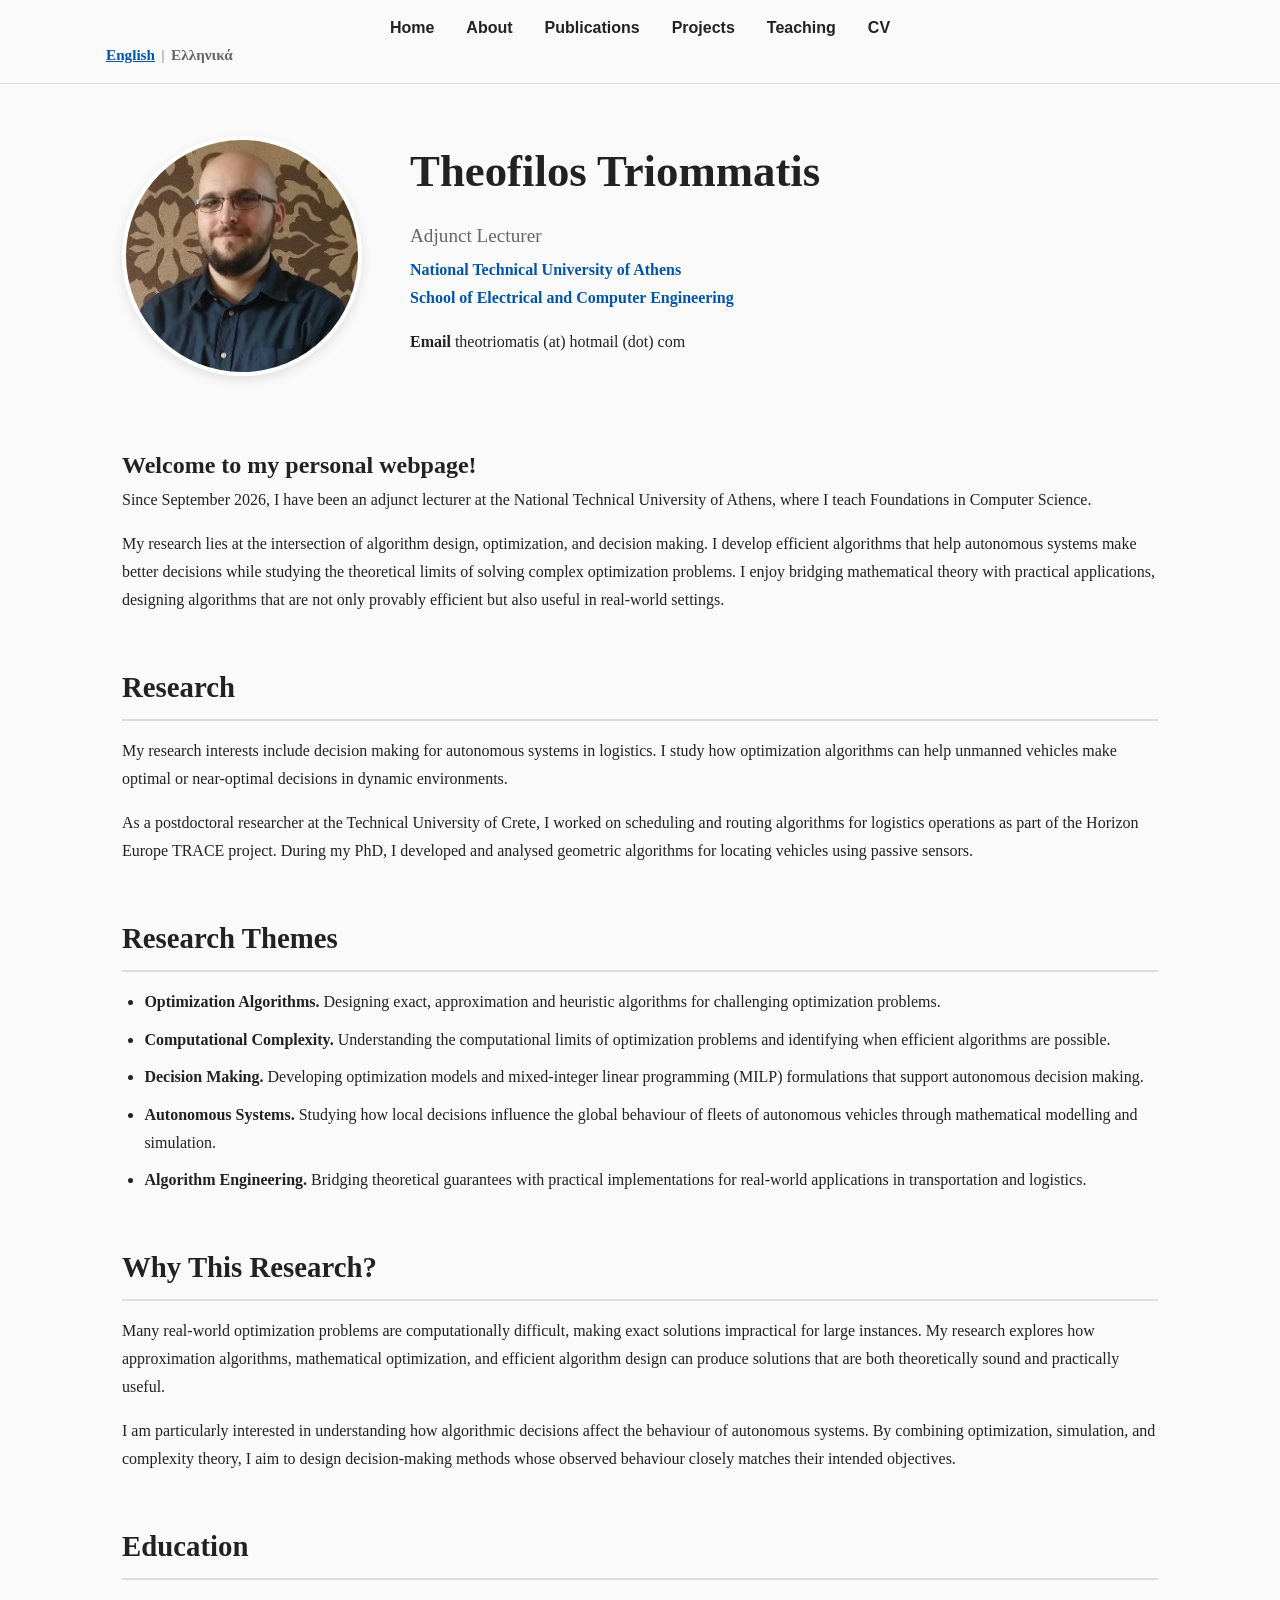
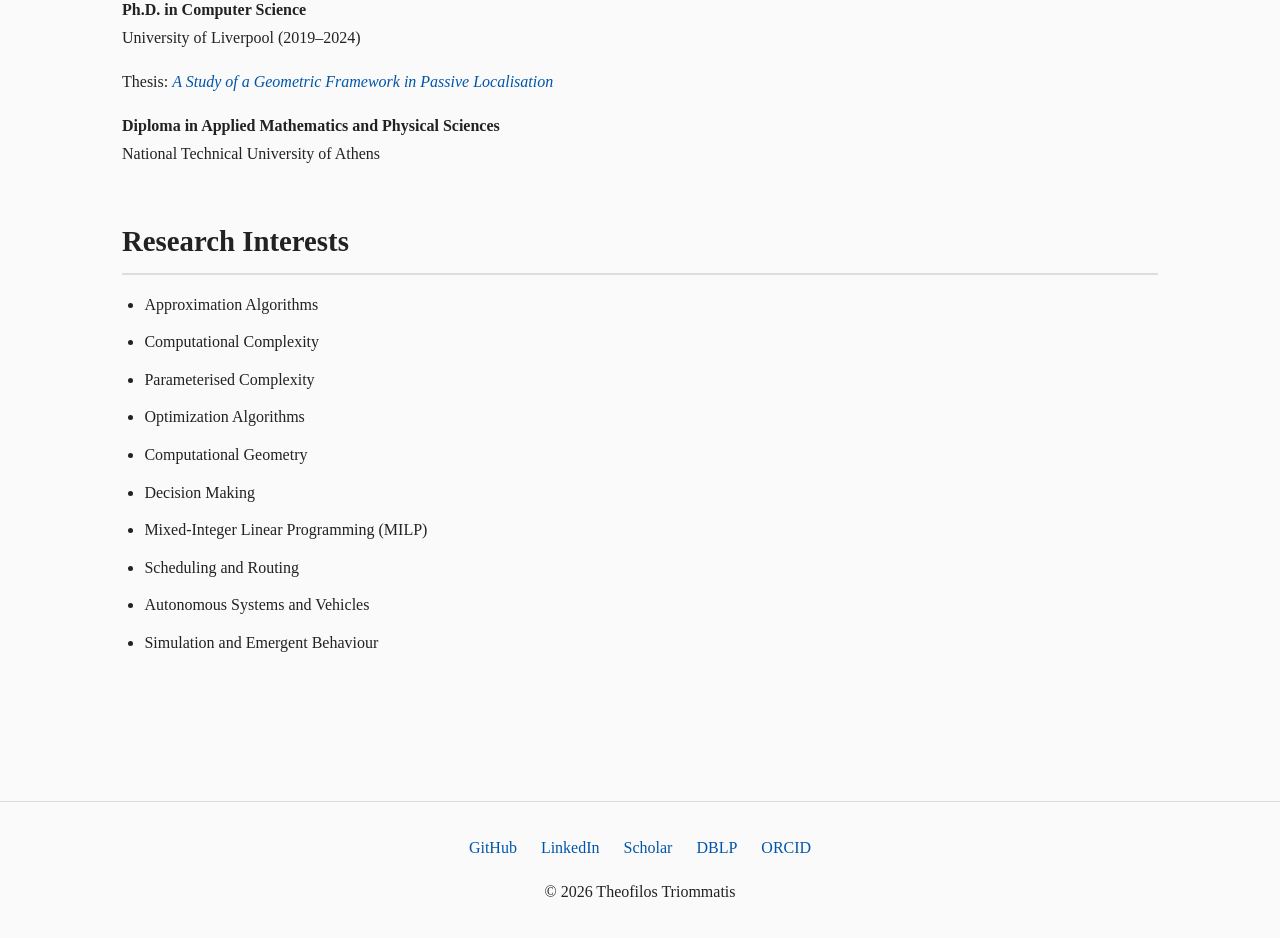
<file: index.html>
<!DOCTYPE html>
<html lang="en">

<head>

    <meta charset="UTF-8">
    <meta name="viewport" content="width=device-width, initial-scale=1.0">

    <title>Theofilos Triommatis</title>

    <!-- Fonts -->
    <link rel="preconnect" href="https://fonts.googleapis.com">
    <link rel="preconnect" href="https://fonts.gstatic.com" crossorigin>

    <link href="https://fonts.googleapis.com/css2?family=Source+Serif+4:wght@400;600;700&display=swap"
          rel="stylesheet">

    <link rel="stylesheet" href="style.css">

</head>

<body>

<header>

    <nav class="navbar">

        <ul class="nav-links">

            <li><a href="index.html" data-lang="nav.home"></a></li>

            <li><a href="about.html" data-lang="nav.about"></a></li>

            <li><a href="publications.html" data-lang="nav.publications"></a></li>

            <li><a href="projects.html" data-lang="nav.projects"></a></li>

            <li><a href="teaching.html" data-lang="nav.teaching"></a></li>

            <li><a href="DrTriommatis.pdf" target="_blank" data-lang="nav.cv"></a></li>

        </ul>

        <div class="language-switch">

            <a href="#" id="lang-en">English</a>

            <span>|</span>

            <a href="#" id="lang-el">Ελληνικά</a>

        </div>

    </nav>

</header>


<main>

    <section class="hero">

    <img
        src="images/profile.png"
        alt="Theofilos Triommatis"
        class="profile-image">

    <div class="hero-text">

        <h1 data-lang="home.hero.name"></h1>

        <p class="position" data-lang="home.hero.position"></p>

        <p class="institution">
            <a href="https://www.ntua.gr/en/" data-lang="home.hero.institution"></a><br>
            <a href="https://www.ece.ntua.gr/en" data-lang="home.hero.school"></a>
        </p>

        <div class="contact">

            <p>
                <strong data-lang="home.hero.email"></strong>
                theotriomatis (<span data-lang="home.hero.mail_at"></span>) hotmail
                (<span data-lang="home.hero.mail_dot"></span>) com
            </p>

        </div>

    </div>

    </section>

    <section>

        <h1 data-lang="home.welcome.title"></h1>

        <p data-lang="home.welcome.teaching"></p>

        <p data-lang="home.welcome.text3"></p>
    </section>

    <section>

        <h2 data-lang="home.current_research.title"></h2>

        <p data-lang="home.current_research.p1"></p>

        <p data-lang="home.current_research.p2"></p>

    </section>

    <section>

        <h2 data-lang="home.themes.title"></h2>

        <ul>

            <li>
                <strong data-lang="home.themes.optimization_title"></strong>
                <span data-lang="home.themes.optimization"></span>
            </li>

            <li>
                <strong data-lang="home.themes.complexity_title"></strong>
                <span data-lang="home.themes.complexity"></span>
            </li>

            <li>
                <strong data-lang="home.themes.decision_title"></strong>
                <span data-lang="home.themes.decision"></span>
            </li>

            <li>
                <strong data-lang="home.themes.autonomous_title"></strong>
                <span data-lang="home.themes.autonomous"></span>
            </li>

            <li>
                <strong data-lang="home.themes.engineering_title"></strong>
                <span data-lang="home.themes.engineering"></span>
            </li>

        </ul>

    </section>

    <section>

        <h2 data-lang="home.motivation.title"></h2>

        <p data-lang="home.motivation.p1"></p>

        <p data-lang="home.motivation.p2"></p>

    </section>

    <section>

        <h2 data-lang="home.education.title"></h2>

        <p>

            <strong data-lang="home.education.phd"></strong><br>

            <span data-lang="home.education.phd_place"></span>

        </p>

        <p>

            <span data-lang="home.education.thesis_label"></span>

            <a
                href="https://livrepository.liverpool.ac.uk/3184893/"
                target="_blank">

                <em data-lang="home.education.thesis"></em>

            </a>

        </p>

        <p>

            <strong data-lang="home.education.diploma"></strong><br>

            <span data-lang="home.education.diploma_place"></span>

        </p>

    </section>

    <section>

        <h2 data-lang="home.topics.title"></h2>

        <ul>

            <li data-lang="home.topics.approximation"></li>

            <li data-lang="home.topics.complexity"></li>

            <li data-lang="home.topics.parameterized"></li>

            <li data-lang="home.topics.optimization"></li>

            <li data-lang="home.topics.geometry"></li>

            <li data-lang="home.topics.decision"></li>

            <li data-lang="home.topics.milp"></li>

            <li data-lang="home.topics.scheduling"></li>

            <li data-lang="home.topics.autonomous"></li>

            <li data-lang="home.topics.simulation"></li>

        </ul>

    </section>

</main>


<footer>

    <div class="footer-content">

        <div class="social-links">

            <a href="https://github.com/theotrio" target="_blank">
                GitHub
            </a>

            <a href="https://www.linkedin.com/in/theofilos-triommatis-66a6b61b3/" target="_blank">
                LinkedIn
            </a>

            <a href="https://scholar.google.com/citations?hl=el&user=AcZUATAAAAAJ" target="_blank">
                Scholar
            </a>

            <a href="https://dblp.org/pid/255/5863.html" target="_blank">
                DBLP
            </a>

            <a href="https://orcid.org/0009-0004-9398-2046" target="_blank">
                ORCID
            </a>

        </div>

        <p>

            © 2026 Theofilos Triommatis

        </p>

    </div>

</footer>

<script src="translations.js"></script>
<script src="script.js"></script>

</body>

</html>
</file>
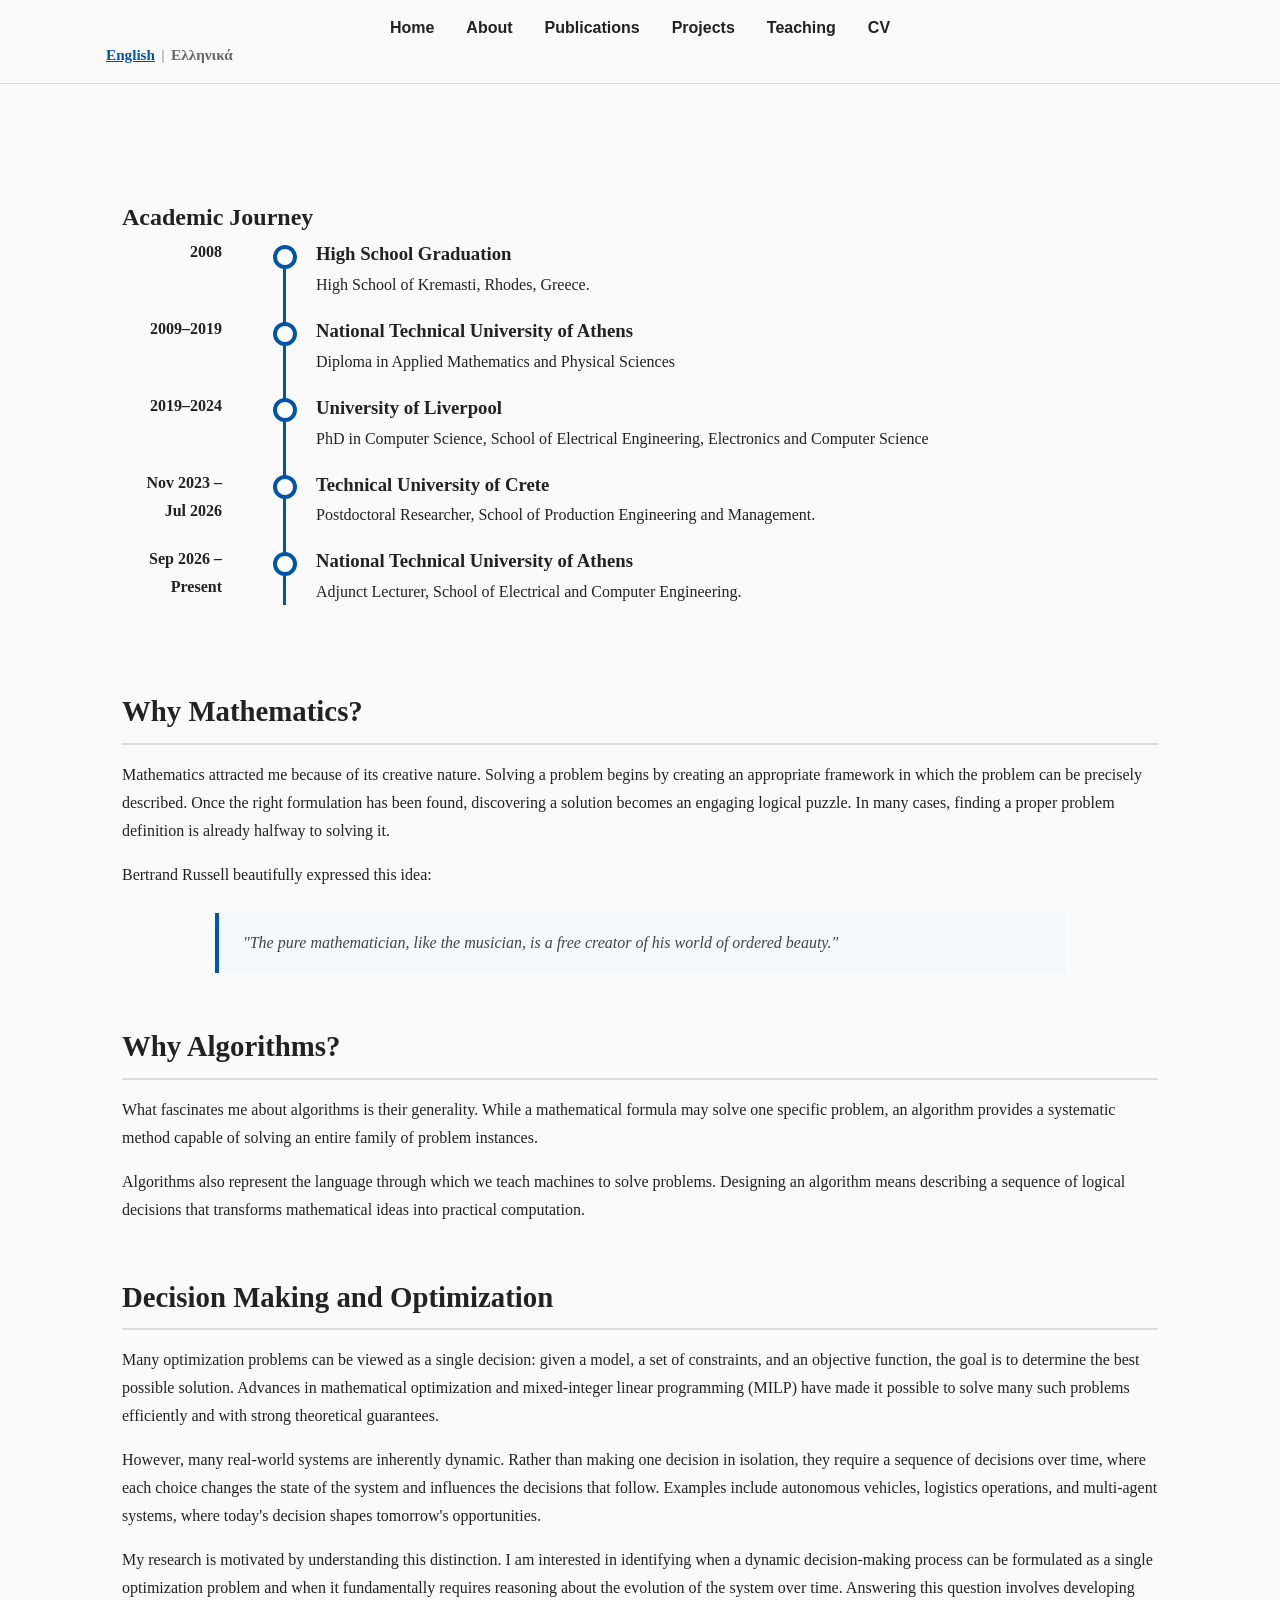
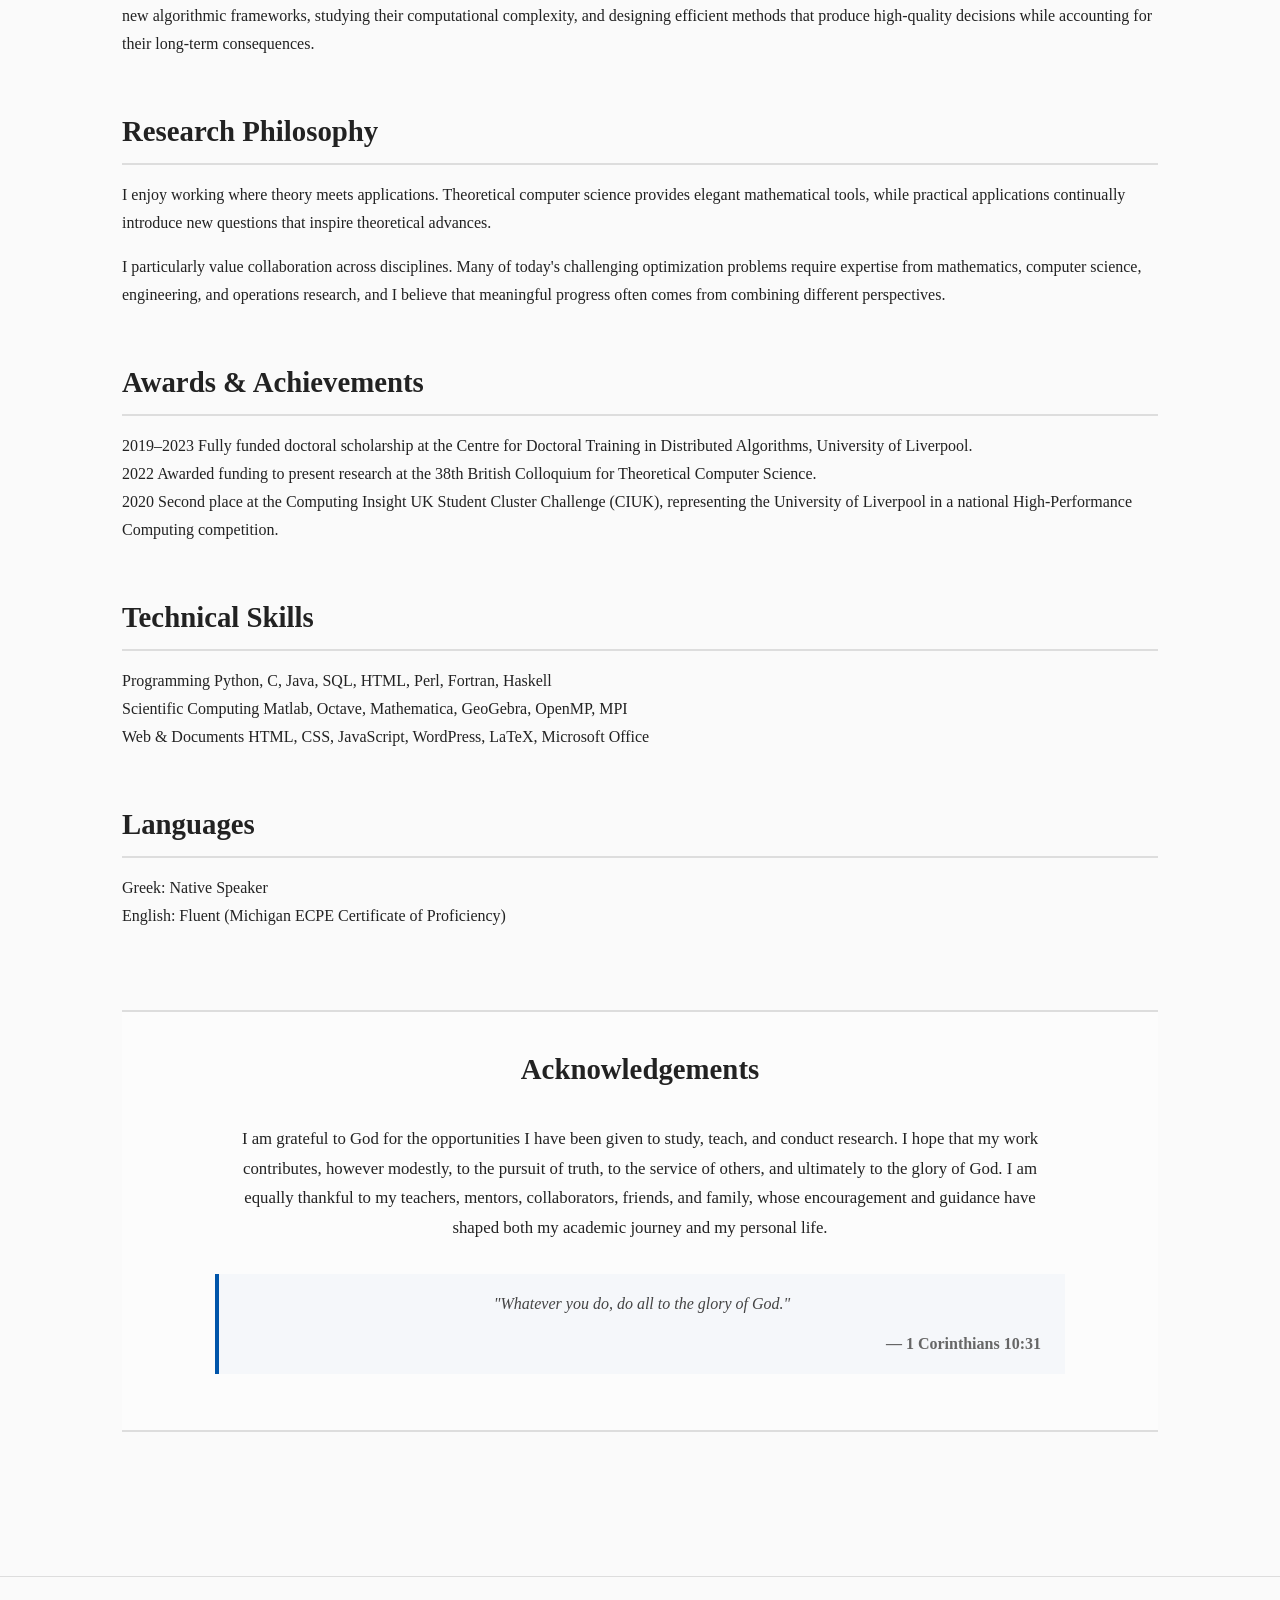
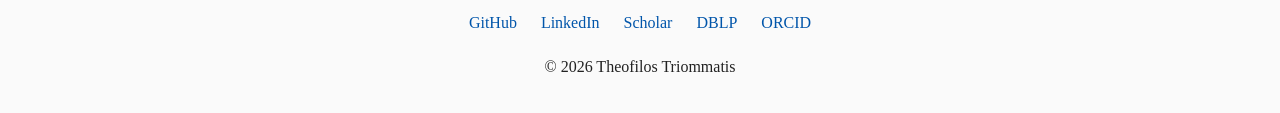
<file: about.html>
<!DOCTYPE html>
<html lang="en">

<head>

    <meta charset="UTF-8">
    <meta name="viewport" content="width=device-width, initial-scale=1.0">

    <title>Theofilos Triommatis</title>

    <!-- Fonts -->
    <link rel="preconnect" href="https://fonts.googleapis.com">
    <link rel="preconnect" href="https://fonts.gstatic.com" crossorigin>

    <link href="https://fonts.googleapis.com/css2?family=Source+Serif+4:wght@400;600;700&display=swap"
          rel="stylesheet">

    <link rel="stylesheet" href="style.css">

</head>

<body>

<header>

    <nav class="navbar">

        <ul class="nav-links">

            <li><a href="index.html" data-lang="nav.home"></a></li>

            <li><a href="about.html" data-lang="nav.about"></a></li>

            <li><a href="publications.html" data-lang="nav.publications"></a></li>

            <li><a href="projects.html" data-lang="nav.projects"></a></li>

            <li><a href="teaching.html" data-lang="nav.teaching"></a></li>

            <li><a href="DrTriommatis.pdf" target="_blank" data-lang="nav.cv"></a></li>

        </ul>

        <div class="language-switch">

            <a href="#" id="lang-en">English</a>

            <span>|</span>

            <a href="#" id="lang-el">Ελληνικά</a>

        </div>

    </nav>

</header>


<main>


<section class="timeline">

    <h1 data-lang="about.timeline.title"></h1>

    <div class="timeline-item">

        <div class="timeline-date">

            2008

        </div>

        <div class="timeline-marker"></div>

        <div class="timeline-content">

            <h3 data-lang="about.timeline.hs_title"></h3>

            <p data-lang="about.timeline.hs_desc">
            </p>

        </div>

    </div>

    <div class="timeline-item">

        <div class="timeline-date">

            2009–2019

        </div>

        <div class="timeline-marker"></div>

        <div class="timeline-content">

            <h3 data-lang="about.timeline.ntua_title">
            </h3>

            <p data-lang="about.timeline.ntua_desc">
            </p>

        </div>

    </div>

    <div class="timeline-item">

        <div class="timeline-date">

            2019–2024

        </div>

        <div class="timeline-marker"></div>

        <div class="timeline-content">

            <h3 data-lang="about.timeline.liv_title"></h3>

            <p data-lang="about.timeline.liv_desc"></p>

        </div>

    </div>

    <div class="timeline-item">

        <div class="timeline-date" data-lang="about.timeline.tuc_date"></div>

        <div class="timeline-marker"></div>

        <div class="timeline-content">

            <h3 data-lang="about.timeline.tuc_title"></h3>

            <p data-lang="about.timeline.tuc_desc"></p>

        </div>

    </div>

    <div class="timeline-item">

        <div class="timeline-date" data-lang="about.timeline.lecturer_date"></div>

        <div class="timeline-marker"></div>

        <div class="timeline-content">

            <h3 data-lang="home.hero.institution"></h3>

            <p data-lang="about.timeline.lecturer_desc"></p>

        </div>

    </div>

</section>

<section>

    <h2 data-lang="about.mathematics.title"></h2>

    <p data-lang="about.mathematics.p1"> </p>

    <p data-lang="about.mathematics.p2"></p>

    <blockquote  data-lang="about.mathematics.quote">
    </blockquote>

</section>


<section>

    <h2 data-lang="about.algorithms.title"></h2>

    <p data-lang="about.algorithms.p1"></p>

    <p data-lang="about.algorithms.p2"></p>

</section>


<section>

    <h2 data-lang="about.decision.title"></h2>

    <p data-lang="about.decision.p1"></p>

    <p data-lang="about.decision.p2"></p>

    <p data-lang="about.decision.p3"></p>

</section>


<section>

    <h2 data-lang="about.philosophy.title"></h2>

    <p data-lang="about.philosophy.p1"></p>

    <p data-lang="about.philosophy.p2"></p>

</section>


<section class="about-section">

    <h2 data-lang="about.awards.title"></h2>

    <div class="cv-item">

        <span class="cv-year">2019–2023</span>

        <span class="cv-description"
            data-lang="about.awards.scholarship"></span>

    </div>

    <div class="cv-item">

        <span class="cv-year">2022</span>

        <span class="cv-description"
            data-lang="about.awards.bctcs"></span>

    </div>

    <div class="cv-item">

        <span class="cv-year">2020</span>

        <span class="cv-description"
            data-lang="about.awards.ciuk"></span>

    </div>

</section>


<section class="about-section">

    <h2 data-lang="about.skills.title"></h2>

    <div class="cv-item">

        <span class="cv-label"
          data-lang="about.skills.programming"></span>

        <span class="cv-description">

            Python, C, Java, SQL, HTML, Perl, Fortran, Haskell

        </span>

    </div>

    <div class="cv-item">

        <span class="cv-label"
          data-lang="about.skills.scientific"></span>

        <span class="cv-description">

            Matlab, Octave, Mathematica, GeoGebra, OpenMP, MPI

        </span>

    </div>

    <div class="cv-item">

        <span class="cv-label"
          data-lang="about.skills.web"></span>

        <span class="cv-description">

            HTML, CSS, JavaScript, WordPress,
            LaTeX, Microsoft Office

        </span>

    </div>

</section>


<section class="about-section">

    <h2 data-lang="about.languages.title"></h2>

    <div class="cv-item">

        <span class="cv-label"
            data-lang="about.languages.greek"></span>:

        <span class="cv-description"
            data-lang="about.languages.greek_level"></span>

    </div>

    <div class="cv-item">

        <span class="cv-label"
            data-lang="about.languages.english"></span>:

        <span class="cv-description"
            data-lang="about.languages.english_level"></span>

    </div>

</section>


<section class="personal-note">

    <h2 data-lang="about.acknowledgements.title"></h2>

    <p data-lang="about.acknowledgements.p1"></p>

    <blockquote>
        
        <span data-lang="about.acknowledgements.quote"></span>

        <strong data-lang="about.acknowledgements.author"></strong>

    </blockquote>

    <!-- <p class="closing"
       data-lang="about.acknowledgements.closing"></p> -->

</section>

</main>


<footer>

    <div class="footer-content">

        <div class="social-links">

            <a href="https://github.com/theotrio" target="_blank">
                GitHub
            </a>

            <a href="https://www.linkedin.com/in/theofilos-triommatis-66a6b61b3/" target="_blank">
                LinkedIn
            </a>

            <a href="https://scholar.google.com/citations?hl=el&user=AcZUATAAAAAJ" target="_blank">
                Scholar
            </a>

            <a href="https://dblp.org/pid/255/5863.html" target="_blank">
                DBLP
            </a>

            <a href="https://orcid.org/0009-0004-9398-2046" target="_blank">
                ORCID
            </a>

        </div>

        <p>

            © 2026 Theofilos Triommatis

        </p>

    </div>

</footer>

<script src="translations.js"></script>
<script src="script.js"></script>

</body>

</html>
</file>
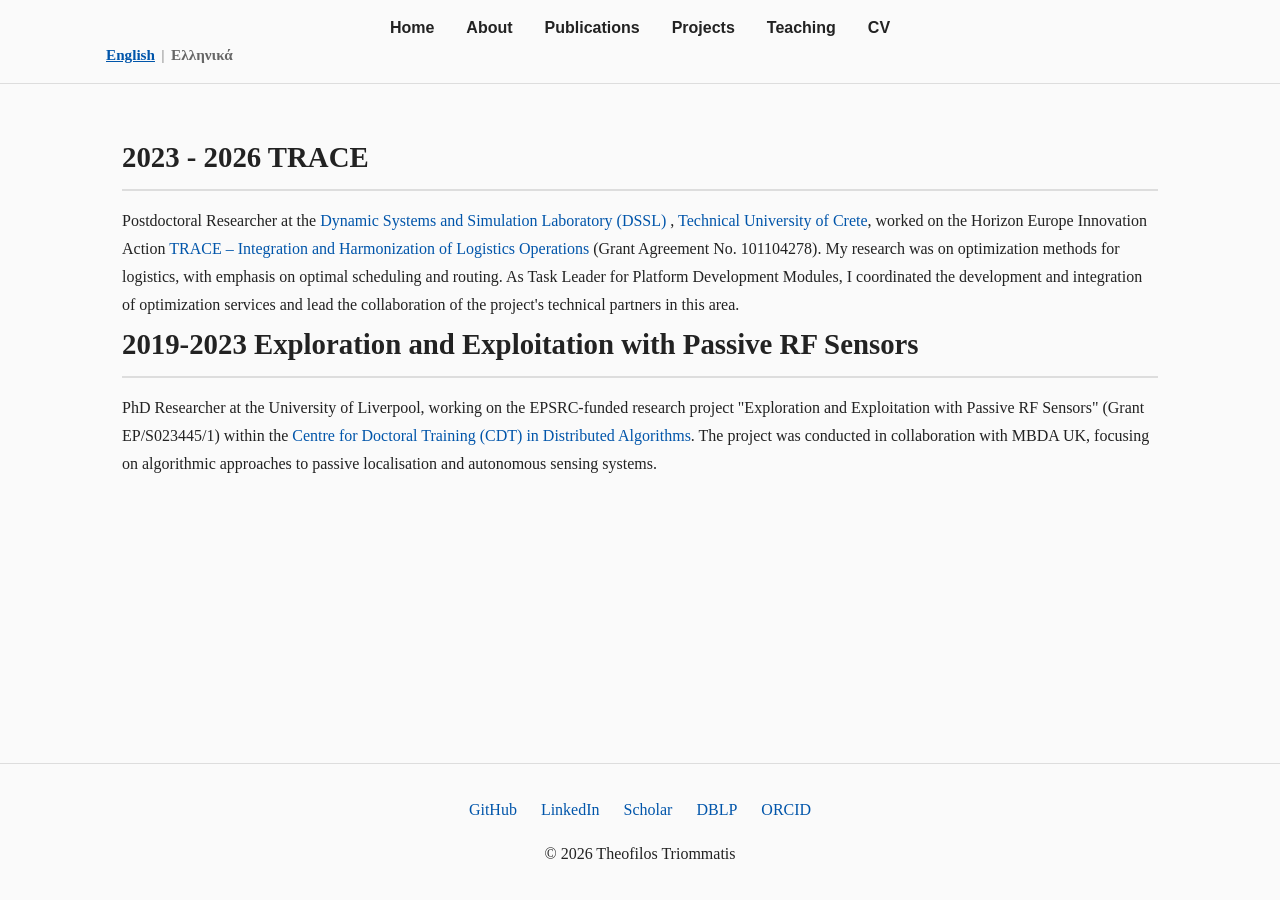
<file: projects.html>
<!DOCTYPE html>
<html lang="en">

<head>

    <meta charset="UTF-8">
    <meta name="viewport" content="width=device-width, initial-scale=1.0">

    <title>Theofilos Triommatis</title>

    <!-- Fonts -->
    <link rel="preconnect" href="https://fonts.googleapis.com">
    <link rel="preconnect" href="https://fonts.gstatic.com" crossorigin>

    <link href="https://fonts.googleapis.com/css2?family=Source+Serif+4:wght@400;600;700&display=swap"
          rel="stylesheet">

    <link rel="stylesheet" href="style.css">

</head>

<body>

<header>

    <nav class="navbar">

        <ul class="nav-links">

            <li><a href="index.html" data-lang="nav.home"></a></li>

            <li><a href="about.html" data-lang="nav.about"></a></li>

            <li><a href="publications.html" data-lang="nav.publications"></a></li>

            <li><a href="projects.html" data-lang="nav.projects"></a></li>

            <li><a href="teaching.html" data-lang="nav.teaching"></a></li>

            <li><a href="DrTriommatis.pdf" target="_blank" data-lang="nav.cv"></a></li>

        </ul>

        <div class="language-switch">

            <a href="#" id="lang-en">English</a>

            <span>|</span>

            <a href="#" id="lang-el">Ελληνικά</a>

        </div>

    </nav>

</header>


<main>

<section class="publications">

<h2>2023 - 2026 TRACE </h2>
<span data-lang="projects.trace.text1"></span>
<a href= "http://www.dssl.tuc.gr/" target="_blank" data-lang="projects.trace.lab"></a> 
<span data-lang="projects.trace.text2"> </span>
<a href= "https://www.tuc.gr/en/home" target="_blank" data-lang="projects.trace.inst"></a>, 
<span data-lang="projects.trace.text3"></span>
<a href= "https://trace-horizon.eu/" target="_blank"> TRACE – Integration and Harmonization of Logistics Operations </a>
<span data-lang="projects.trace.text4"></span>




<h2>2019-2023 Exploration and Exploitation with Passive RF Sensors</h2>

<span data-lang="projects.rf_sensors.text1"></span>
<a href="https://www.liverpool.ac.uk/doctoral-training/distributed-algorithms/" 
target="_blank">Centre for Doctoral Training (CDT) in Distributed Algorithms</a>. 
<span data-lang="projects.rf_sensors.text2"></span>


</section>

</main>


<footer>

    <div class="footer-content">

        <div class="social-links">

            <a href="https://github.com/theotrio" target="_blank">
                GitHub
            </a>

            <a href="https://www.linkedin.com/in/theofilos-triommatis-66a6b61b3/" target="_blank">
                LinkedIn
            </a>

            <a href="https://scholar.google.com/citations?hl=el&user=AcZUATAAAAAJ" target="_blank">
                Scholar
            </a>

            <a href="https://dblp.org/pid/255/5863.html" target="_blank">
                DBLP
            </a>

            <a href="https://orcid.org/0009-0004-9398-2046" target="_blank">
                ORCID
            </a>

        </div>

        <p>

            © 2026 Theofilos Triommatis

        </p>

    </div>

</footer>

<script src="translations.js"></script>
<script src="script.js"></script>

</body>

</html>
</file>
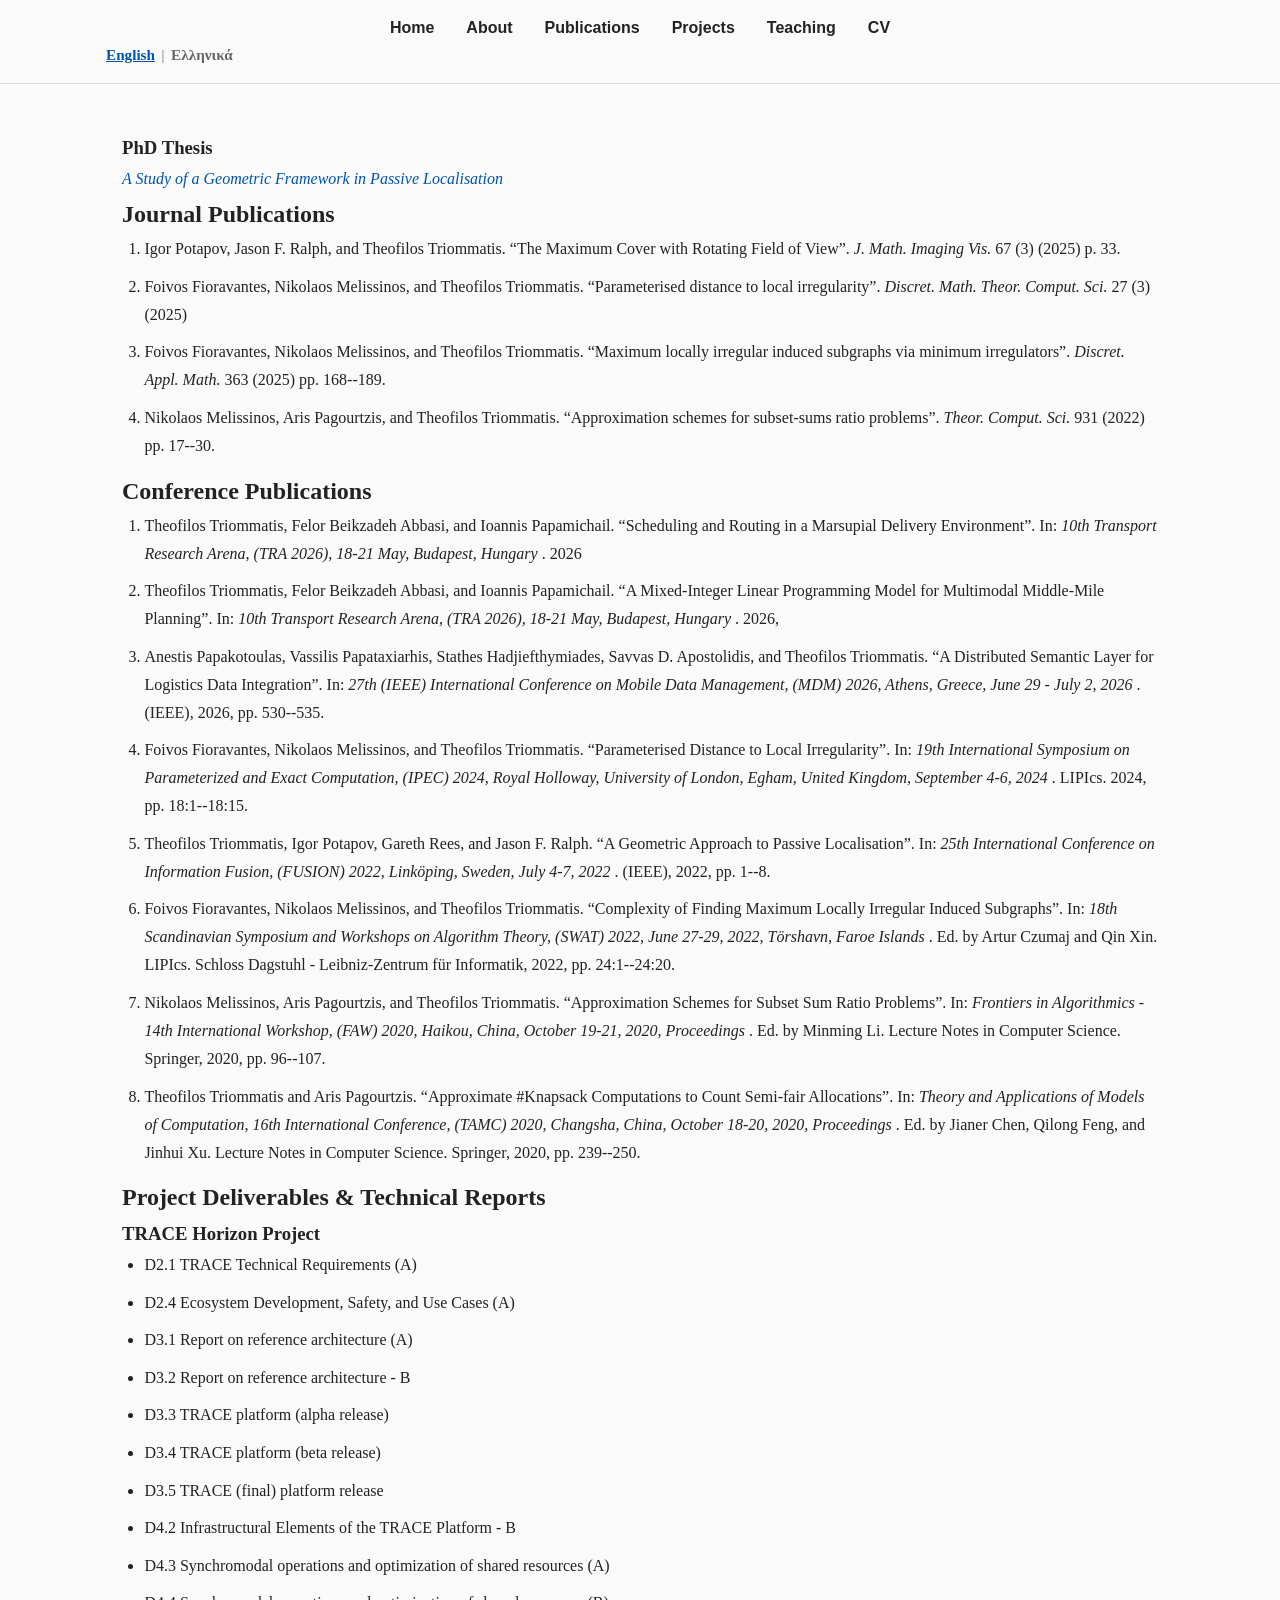
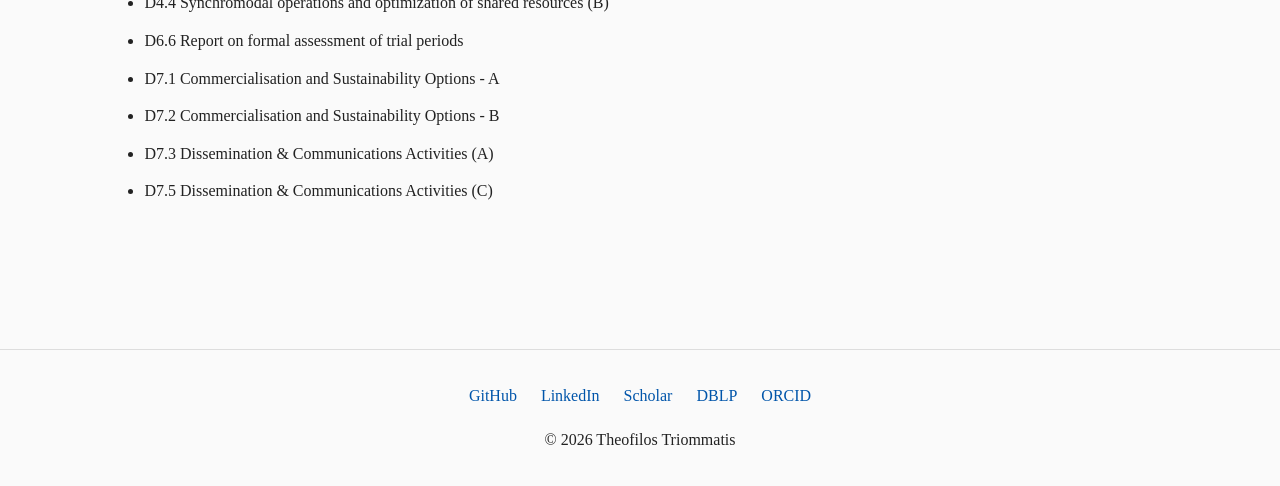
<file: publications.html>
<!DOCTYPE html>
<html lang="en">

<head>

    <meta charset="UTF-8">
    <meta name="viewport" content="width=device-width, initial-scale=1.0">

    <title>Theofilos Triommatis</title>

    <!-- Fonts -->
    <link rel="preconnect" href="https://fonts.googleapis.com">
    <link rel="preconnect" href="https://fonts.gstatic.com" crossorigin>

    <link href="https://fonts.googleapis.com/css2?family=Source+Serif+4:wght@400;600;700&display=swap"
          rel="stylesheet">

    <link rel="stylesheet" href="style.css">

</head>

<body>

<header>

    <nav class="navbar">

        <ul class="nav-links">

            <li><a href="index.html" data-lang="nav.home"></a></li>

            <li><a href="about.html" data-lang="nav.about"></a></li>

            <li><a href="publications.html" data-lang="nav.publications"></a></li>

            <li><a href="projects.html" data-lang="nav.projects"></a></li>

            <li><a href="teaching.html" data-lang="nav.teaching"></a></li>

            <li><a href="DrTriommatis.pdf" target="_blank" data-lang="nav.cv"></a></li>

        </ul>

        <div class="language-switch">

            <a href="#" id="lang-en">English</a>

            <span>|</span>

            <a href="#" id="lang-el">Ελληνικά</a>

        </div>

    </nav>

</header>


<main>

<section>

    <h3 data-lang="publications.thesis_heading"></h3> 
    <a href="https://livrepository.liverpool.ac.uk/3184893/" target="_blank">
        <em>A Study of a Geometric Framework in Passive Localisation</em> 
    </a>

    <h1 data-lang="publications.journal_heading"></h1>
    <ol>
        <li>Igor Potapov, Jason F. Ralph, and Theofilos Triommatis. “The Maximum Cover with Rotating Field of View”. <em>J. Math. Imaging Vis.</em> 67 (3) (2025)  p. 33.</li>
        <li>Foivos Fioravantes, Nikolaos Melissinos, and Theofilos Triommatis. “Parameterised distance to local irregularity”. <em>Discret. Math. Theor. Comput. Sci.</em> 27 (3) (2025)</li>
        <li>Foivos Fioravantes, Nikolaos Melissinos, and Theofilos Triommatis. “Maximum locally irregular induced subgraphs via minimum irregulators”. <em>Discret. Appl. Math.</em> 363 (2025)  pp. 168--189.</li>
        <li>Nikolaos Melissinos, Aris Pagourtzis, and Theofilos Triommatis. “Approximation schemes for subset-sums ratio problems”. <em>Theor. Comput. Sci.</em> 931 (2022)  pp. 17--30.</li>
    </ol>

    <h1 data-lang="publications.conference_heading"></h1>
    <ol>
        <li>Theofilos Triommatis, Felor Beikzadeh Abbasi, and Ioannis Papamichail. “Scheduling and Routing in a Marsupial Delivery Environment”. In: <em> 10th Transport Research Arena, (TRA 2026), 18-21 May, Budapest, Hungary </em>. 2026 </li>
        <li>Theofilos Triommatis, Felor Beikzadeh Abbasi, and Ioannis Papamichail. “A Mixed-Integer Linear Programming Model for Multimodal Middle-Mile Planning”. In: <em> 10th Transport Research Arena, (TRA 2026), 18-21 May, Budapest, Hungary </em>. 2026,</li>
        <li>Anestis Papakotoulas, Vassilis Papataxiarhis, Stathes Hadjiefthymiades, Savvas D. Apostolidis, and Theofilos Triommatis. “A Distributed Semantic Layer for Logistics Data Integration”. In: <em> 27th (IEEE) International Conference on Mobile Data Management, (MDM) 2026, Athens, Greece, June 29 - July 2, 2026 </em>. (IEEE), 2026,  pp. 530--535.</li>
        <li>Foivos Fioravantes, Nikolaos Melissinos, and Theofilos Triommatis. “Parameterised Distance to Local Irregularity”. In: <em> 19th International Symposium on Parameterized and Exact Computation, (IPEC) 2024, Royal Holloway, University of London, Egham, United Kingdom, September 4-6, 2024 </em>. LIPIcs. 2024,  pp. 18:1--18:15.</li>
        <li>Theofilos Triommatis, Igor Potapov, Gareth Rees, and Jason F. Ralph. “A Geometric Approach to Passive Localisation”. In: <em> 25th International Conference on Information Fusion, (FUSION) 2022, Linköping, Sweden, July 4-7, 2022 </em>. (IEEE), 2022,  pp. 1--8.</li>
        <li>Foivos Fioravantes, Nikolaos Melissinos, and Theofilos Triommatis. “Complexity of Finding Maximum Locally Irregular Induced Subgraphs”. In: <em> 18th Scandinavian Symposium and Workshops on Algorithm Theory, (SWAT) 2022, June 27-29, 2022, Törshavn, Faroe Islands </em>. Ed. by Artur Czumaj and Qin Xin. LIPIcs. Schloss Dagstuhl - Leibniz-Zentrum für Informatik, 2022,  pp. 24:1--24:20.</li>
        <li>Nikolaos Melissinos, Aris Pagourtzis, and Theofilos Triommatis. “Approximation Schemes for Subset Sum Ratio Problems”. In: <em> Frontiers in Algorithmics - 14th International Workshop, (FAW) 2020, Haikou, China, October 19-21, 2020, Proceedings </em>. Ed. by Minming Li. Lecture Notes in Computer Science. Springer, 2020,  pp. 96--107.</li>
        <li>Theofilos Triommatis and Aris Pagourtzis. “Approximate #Knapsack Computations to Count Semi-fair Allocations”. In: <em> Theory and Applications of Models of Computation, 16th International Conference, (TAMC) 2020, Changsha, China, October 18-20, 2020, Proceedings </em>. Ed. by Jianer Chen, Qilong Feng, and Jinhui Xu. Lecture Notes in Computer Science. Springer, 2020,  pp. 239--250.</li>
    </ol>

    <h1 data-lang="publications.deliverable_heading"></h1>
    <h3> TRACE Horizon Project </h3>
    <ul>
        <li> D2.1 TRACE Technical Requirements (A) </li>
        <li> D2.4 Ecosystem Development, Safety, and Use Cases (A) </li>
        <li> D3.1 Report on reference architecture (A)  </li>
        <li> D3.2 Report on reference architecture - B </li>
        <li> D3.3 TRACE platform (alpha release) </li>
        <li> D3.4 TRACE platform (beta release) </li>
        <li> D3.5 TRACE (final) platform release </li>
        <li> D4.2 Infrastructural Elements of the TRACE Platform - B </li>
        <li> D4.3 Synchromodal operations and optimization of shared resources (A)  </li>
        <li> D4.4 Synchromodal operations and optimization of shared resources (B)  </li>
        <li> D6.6 Report on formal assessment of trial periods </li>
        <li> D7.1 Commercialisation and Sustainability Options - A </li>
        <li> D7.2 Commercialisation and Sustainability Options - B </li>
        <li> D7.3 Dissemination & Communications Activities (A) </li>
        <li> D7.5 Dissemination & Communications Activities (C) </li>
    </ul>

</section>

</main>


<footer>

    <div class="footer-content">

        <div class="social-links">

            <a href="https://github.com/theotrio" target="_blank">
                GitHub
            </a>

            <a href="https://www.linkedin.com/in/theofilos-triommatis-66a6b61b3/" target="_blank">
                LinkedIn
            </a>

            <a href="https://scholar.google.com/citations?hl=el&user=AcZUATAAAAAJ" target="_blank">
                Scholar
            </a>

            <a href="https://dblp.org/pid/255/5863.html" target="_blank">
                DBLP
            </a>

            <a href="https://orcid.org/0009-0004-9398-2046" target="_blank">
                ORCID
            </a>

        </div>

        <p>

            © 2026 Theofilos Triommatis

        </p>

    </div>

</footer>

<script src="translations.js"></script>
<script src="script.js"></script>

</body>

</html>
</file>
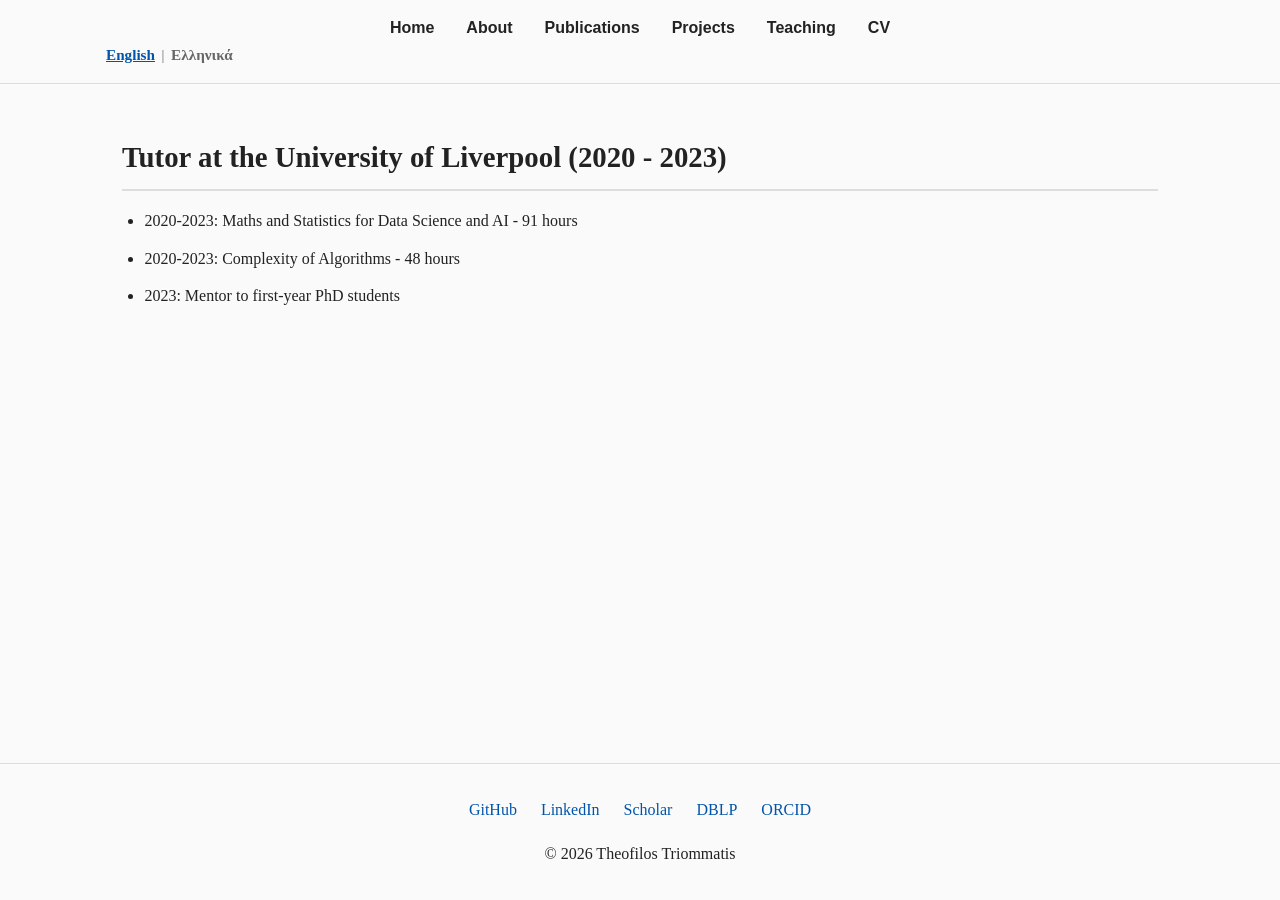
<file: teaching.html>
<!DOCTYPE html>
<html lang="en">

<head>

    <meta charset="UTF-8">
    <meta name="viewport" content="width=device-width, initial-scale=1.0">

    <title>Theofilos Triommatis</title>

    <!-- Fonts -->
    <link rel="preconnect" href="https://fonts.googleapis.com">
    <link rel="preconnect" href="https://fonts.gstatic.com" crossorigin>

    <link href="https://fonts.googleapis.com/css2?family=Source+Serif+4:wght@400;600;700&display=swap"
          rel="stylesheet">

    <link rel="stylesheet" href="style.css">

</head>

<body>

<header>

    <nav class="navbar">

        <ul class="nav-links">

            <li><a href="index.html" data-lang="nav.home"></a></li>

            <li><a href="about.html" data-lang="nav.about"></a></li>

            <li><a href="publications.html" data-lang="nav.publications"></a></li>

            <li><a href="projects.html" data-lang="nav.projects"></a></li>

            <li><a href="teaching.html" data-lang="nav.teaching"></a></li>

            <li><a href="DrTriommatis.pdf" target="_blank" data-lang="nav.cv"></a></li>

        </ul>

        <div class="language-switch">

            <a href="#" id="lang-en">English</a>

            <span>|</span>

            <a href="#" id="lang-el">Ελληνικά</a>

        </div>

    </nav>

</header>


<main>

<section class="publications">

<h2 data-lang="teaching.liverpool_title"> </h2>
<ul>
    <li> 2020-2023: Maths and Statistics for Data Science and AI - 91 hours </li>
    <li> 2020-2023: Complexity of Algorithms - 48 hours </li>
    <li> 2023: Mentor to first-year PhD students </li>
</ul>

</section>

</main>


<footer>

    <div class="footer-content">

        <div class="social-links">

            <a href="https://github.com/theotrio" target="_blank">
                GitHub
            </a>

            <a href="https://www.linkedin.com/in/theofilos-triommatis-66a6b61b3/" target="_blank">
                LinkedIn
            </a>

            <a href="https://scholar.google.com/citations?hl=el&user=AcZUATAAAAAJ" target="_blank">
                Scholar
            </a>

            <a href="https://dblp.org/pid/255/5863.html" target="_blank">
                DBLP
            </a>

            <a href="https://orcid.org/0009-0004-9398-2046" target="_blank">
                ORCID
            </a>

        </div>

        <p>

            © 2026 Theofilos Triommatis

        </p>

    </div>

</footer>

<script src="translations.js"></script>
<script src="script.js"></script>

</body>

</html>
</file>
<file: style.css>
/* ==========================================================
   Theofilos Triommatis - Personal Website
   Version 2.0
   ========================================================== */

/* ---------- Global ---------- */

* {
    margin: 0;
    padding: 0;
    box-sizing: border-box;
}

:root {

    --accent: #0055aa;
    --text: #222;
    --light-text: #666;
    --border: #dddddd;
    --background: #fafafa;

    --content-width: 1100px;
}

html {
    scroll-behavior: smooth;
}

body {

    font-family: "Source Serif Pro", Georgia, serif;
    color: var(--text);

    background: var(--background);

    line-height: 1.75;

    min-height: 100vh;

    display: flex;
    flex-direction: column;
}

/* ---------- Links ---------- */

a {

    color: var(--accent);
    text-decoration: none;
}

a:hover {

    text-decoration: underline;
}

/* ---------- Header ---------- */

header {

    position: sticky;
    top: 0;

    z-index: 1000;

    background: rgba(250,250,250,.95);
    backdrop-filter: blur(12px);

    border-bottom: 1px solid var(--border);
}

.navbar {

    max-width: var(--content-width);

    margin: auto;

    padding: .9rem 1rem;
}

.nav-links {

    display: flex;
    justify-content: center;

    list-style: none;

    gap: 2rem;
}

.nav-links a {

    color: var(--text);

    font-family: Arial, Helvetica, sans-serif;

    font-weight: 600;
}

.nav-links a:hover {

    color: var(--accent);
}

.language-switch {

    display: flex;

    align-items: center;

    gap: .4rem;

    font-size: .95rem;

    font-weight: 600;
}

.language-switch a {

    text-decoration: none;

    color: var(--light-text);

    transition: color .2s;
}

.language-switch a:hover {

    color: var(--accent);
}

.language-switch a.active {

    color: var(--accent);

    font-weight: 700;

    text-decoration: underline;
}

.language-switch span {

    color: #999;
}

/* ---------- Main ---------- */

main {

    flex: 1;

    max-width: var(--content-width);

    width: 100%;

    margin: auto;

    padding: 3rem 2rem;
}

/* ---------- Hero ---------- */

.hero {

    display: flex;

    align-items: center;

    gap: 3rem;

    margin-bottom: 4rem;
}

.profile-image {

    width: 240px;
    height: 240px;

    border-radius: 50%;

    object-fit: cover;

    flex-shrink: 0;

    border: 4px solid white;

    box-shadow: 0 4px 12px rgba(0,0,0,.10);
}

.hero-text {

    flex: 1;
}

.hero-text h1 {

    font-size: 2.8rem;

    margin-bottom: .5rem;
}

.position {

    font-size: 1.2rem;

    color: var(--light-text);

    margin-bottom: .2rem;
}

.institution {

    color: var(--accent);

    font-weight: 600;

    margin-bottom: 1rem;
}

.contact {

    margin-bottom: 1.5rem;

    line-height: 1.8;
}

/* ---------- Sections ---------- */

section {

    margin-bottom: 3rem;
}

section h2 {

    font-size: 1.8rem;

    margin-bottom: 1rem;

    padding-bottom: .4rem;

    border-bottom: 2px solid var(--border);
}

section p {

    margin-bottom: 1rem;
}

section ul {

    padding-left: 1.4rem;
}

section ol {
    padding-left: 1.4rem;
}

section li {

    margin-bottom: .6rem;
}

/* ---------- Publications ---------- */

.publication {

    display: flex;

    justify-content: space-between;

    gap: 2rem;

    margin-bottom: 1.2rem;
}

.citation {

    flex: 1;
}

.venue {

    white-space: nowrap;

    color: var(--light-text);

    font-weight: 600;
}

/* ---------- About Page ---------- */

/* ==========================================================
   ABOUT PAGE
   ========================================================== */

.timeline {

    margin: 4rem 0;
}

.timeline-item {

    display: grid;

    grid-template-columns: 90px 40px 1fr;

    align-items: start;

    column-gap: 1rem;
}

.timeline-date {

    width: 100px;

    font-weight: bold;

    text-align: right;
}

.timeline-content {

    position: relative;

    padding-left: 2rem;
}

.timeline-content::before {

    content: "";

    position: absolute;

    left: -11px;

    top: .4rem;

    width: 16px;

    height: 16px;

    border-radius: 50%;

    background: white;

    border: 4px solid var(--accent);
}

.timeline-content::after {

    content: "";

    position: absolute;

    left: -1px;          /* Align with the centre of the circle */

    top: 28px;           /* Start just below the circle */

    width: 3px;

    height: calc(100% + 2rem);

    background: var(--accent);
}

.timeline-item:last-child .timeline-content::after {

    display: none;
}

/* ==========================================================
   QUOTATIONS
   ========================================================== */

blockquote {

    margin: 1.5rem auto;

    padding: 1rem 1.5rem;

    border-left: 4px solid var(--accent);

    background: #f5f7fa;

    font-style: italic;

    color: #444;

    max-width: 850px;
}

blockquote strong {

    display: block;

    margin-top: .75rem;

    text-align: right;

    font-style: normal;

    color: var(--light-text);
}

/* ==========================================================
   PERSONAL NOTE
   ========================================================== */

.personal-note {

    margin-top: 5rem;

    padding: 2rem;

    background: #fcfcfc;

    border-top: 2px solid var(--border);

    border-bottom: 2px solid var(--border);

    text-align: center;
}

.personal-note h2 {

    border: none;

    margin-bottom: 1.5rem;
}

.personal-note p {

    max-width: 800px;

    margin: 0 auto 2rem auto;

    font-size: 1.05rem;
}

/* ---------- Footer ---------- */

footer {

    border-top: 1px solid var(--border);

    margin-top: 3rem;

    padding: 2rem 1rem;
}

.footer-content {

    max-width: var(--content-width);

    margin: auto;

    text-align: center;
}

.social-links {

    display: flex;

    justify-content: center;

    gap: 1.5rem;

    flex-wrap: wrap;

    margin-bottom: 1rem;
}

/* ==========================================================
   TABLETS
   ========================================================== */

@media (max-width: 900px) {

    main {

        padding: 2rem 1.5rem;
    }

    .hero {

        gap: 2rem;
    }

    .profile-image {

        width: 190px;
        height: 190px;
    }

    .hero-text h1 {

        font-size: 2.3rem;
    }
}

/* ==========================================================
   PHONES
   ========================================================== */

@media (max-width: 700px) {

    .navbar {

        overflow-x: auto;

        scrollbar-width: none;
    }

    .navbar::-webkit-scrollbar {

        display: none;
    }

    .nav-links {

        justify-content: flex-start;

        flex-wrap: nowrap;

        width: max-content;

        gap: 1.5rem;

        padding-bottom: .3rem;
    }

    main {

        padding: 2rem 1rem;
    }

    .hero {

        flex-direction: column;

        text-align: center;

        gap: 1.5rem;
    }

    .profile-image {

        width: 170px;
        height: 170px;
    }

    .hero-text h1 {

        font-size: 2rem;
    }

    section h2 {

        font-size: 1.5rem;
    }

    .publication {

        flex-direction: column;

        gap: .3rem;
    }

    .venue {

        text-align: left;
    }

    .cv-item {

        flex-direction: column;

        gap: .25rem;
    }

    .cv-year,
    .cv-label {

        width: auto;
    }

        .page-intro {

        flex-direction: column-reverse;

        text-align: center;

        gap: 2rem;
    }

    .about-photo {

        width: 170px;
        height: 170px;
    }

    blockquote {

        padding: 1rem;
    }

    .personal-note {

        padding: 1.5rem 1rem;
    }
}
</file>
